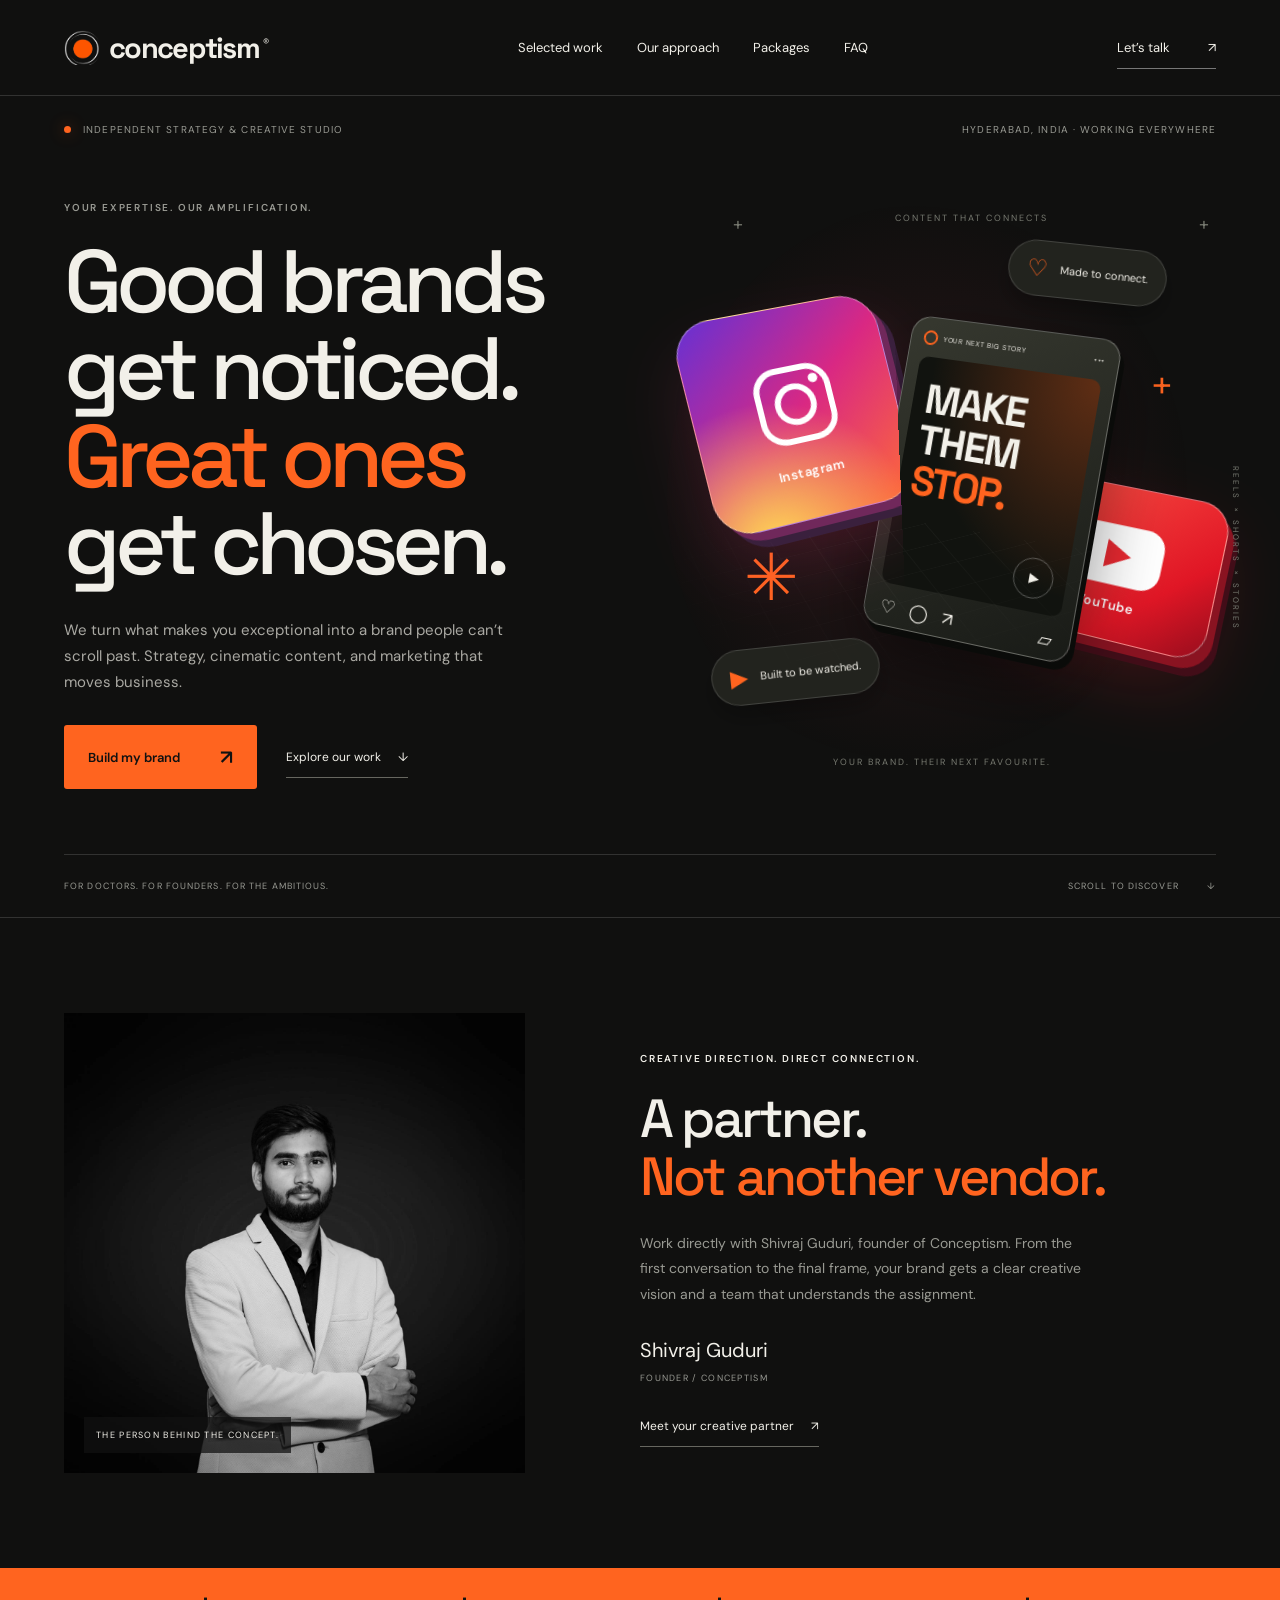
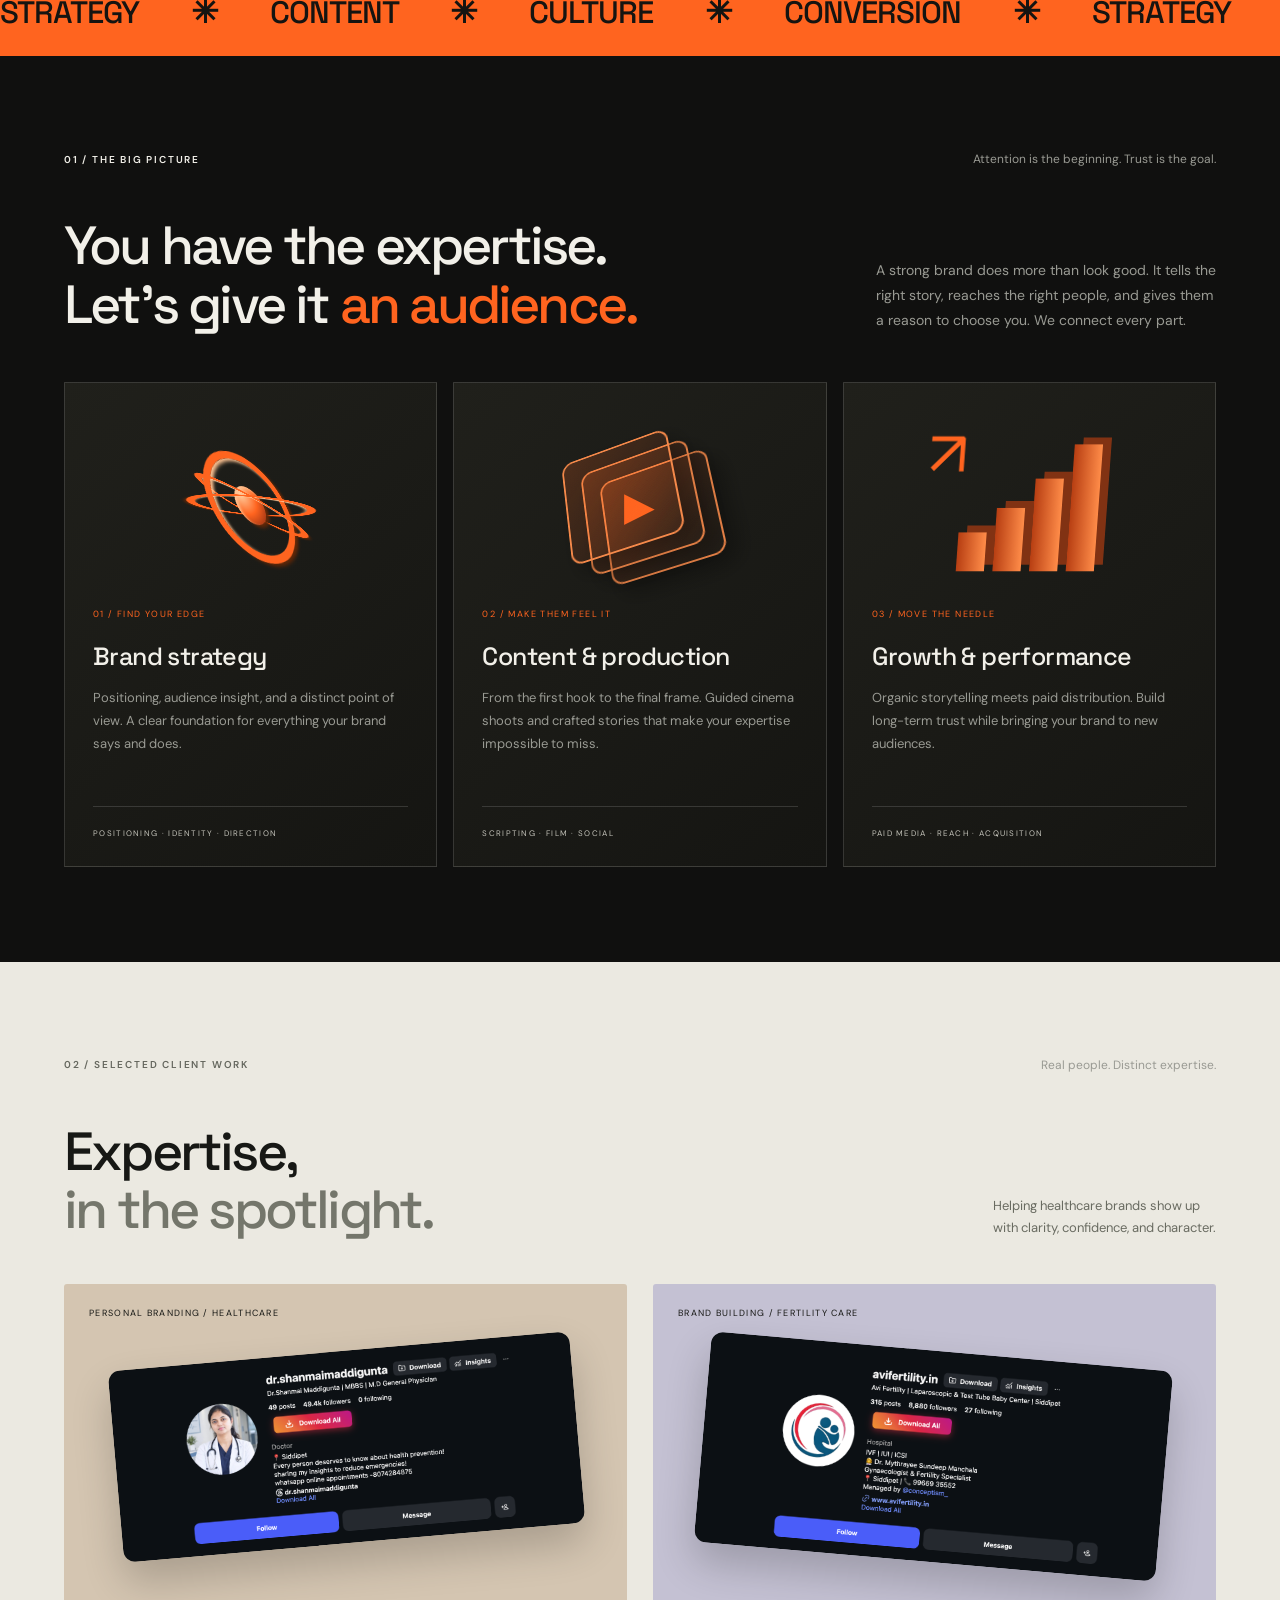
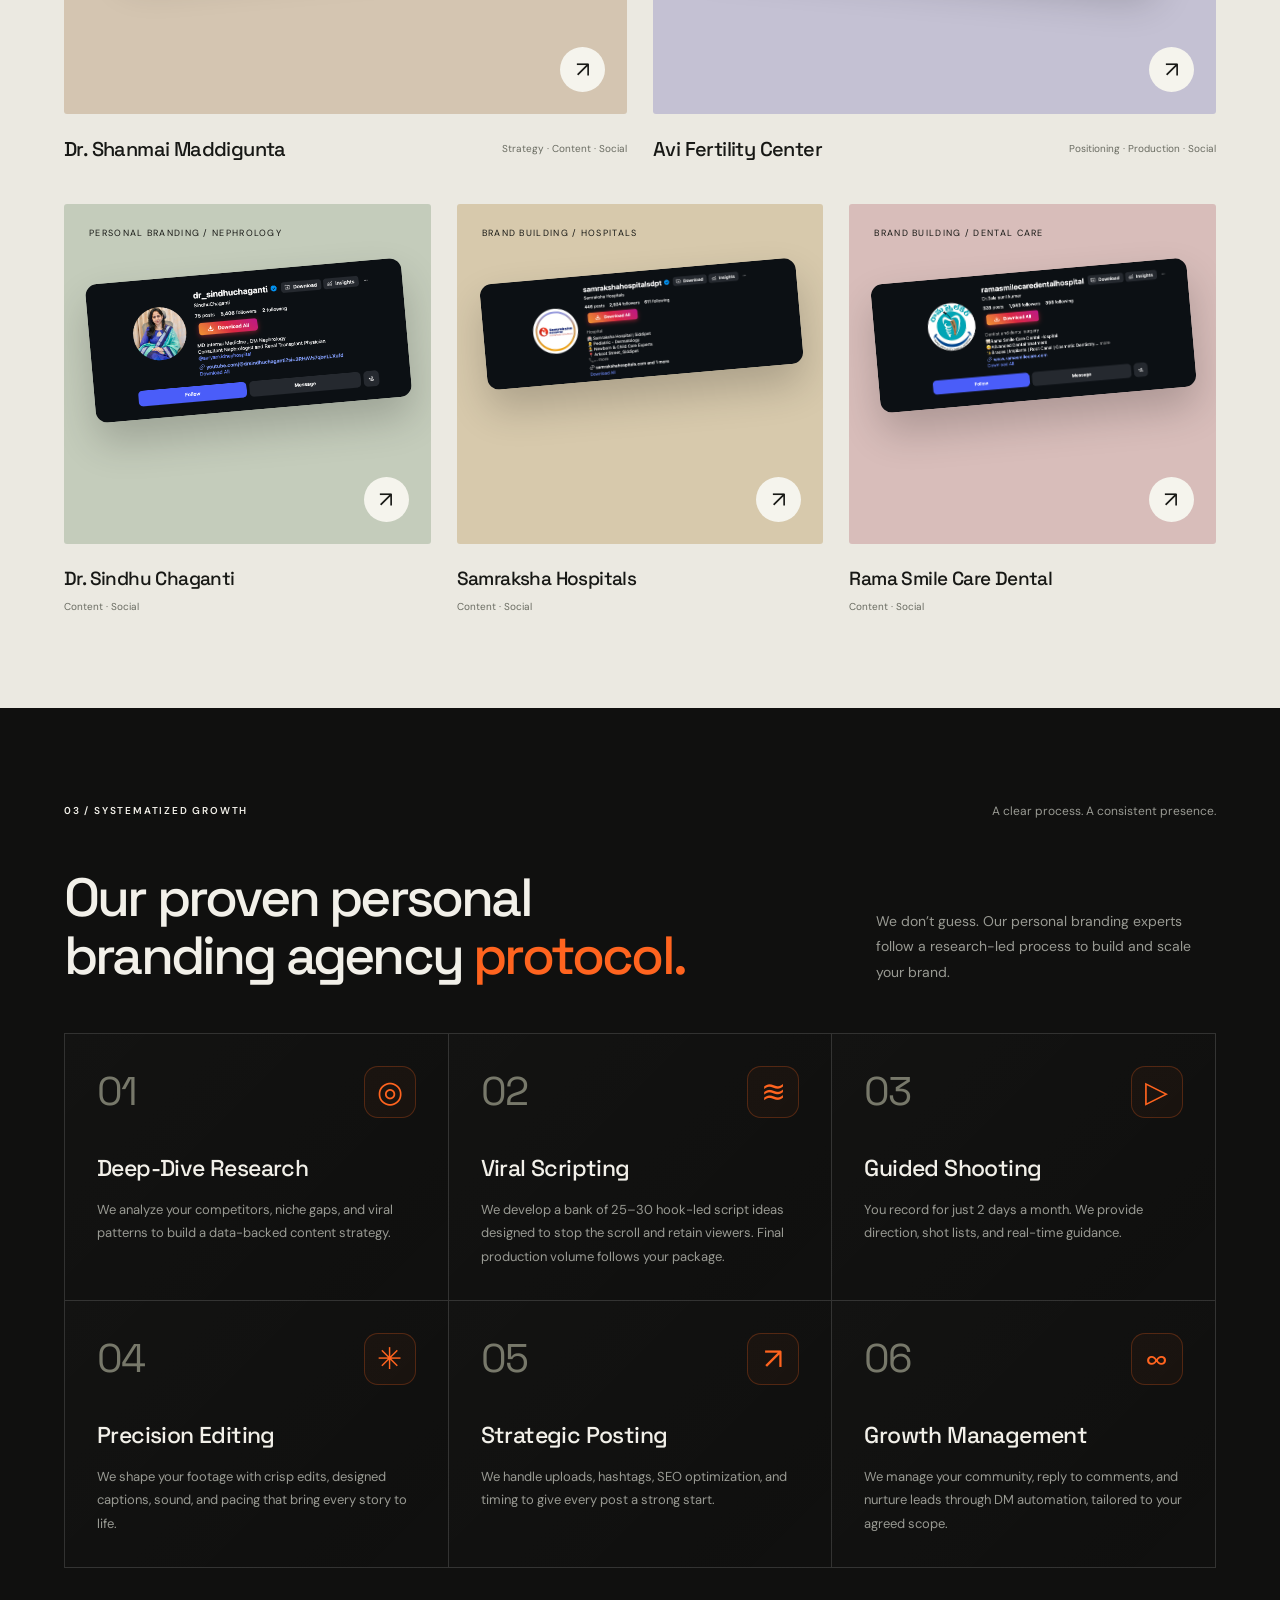
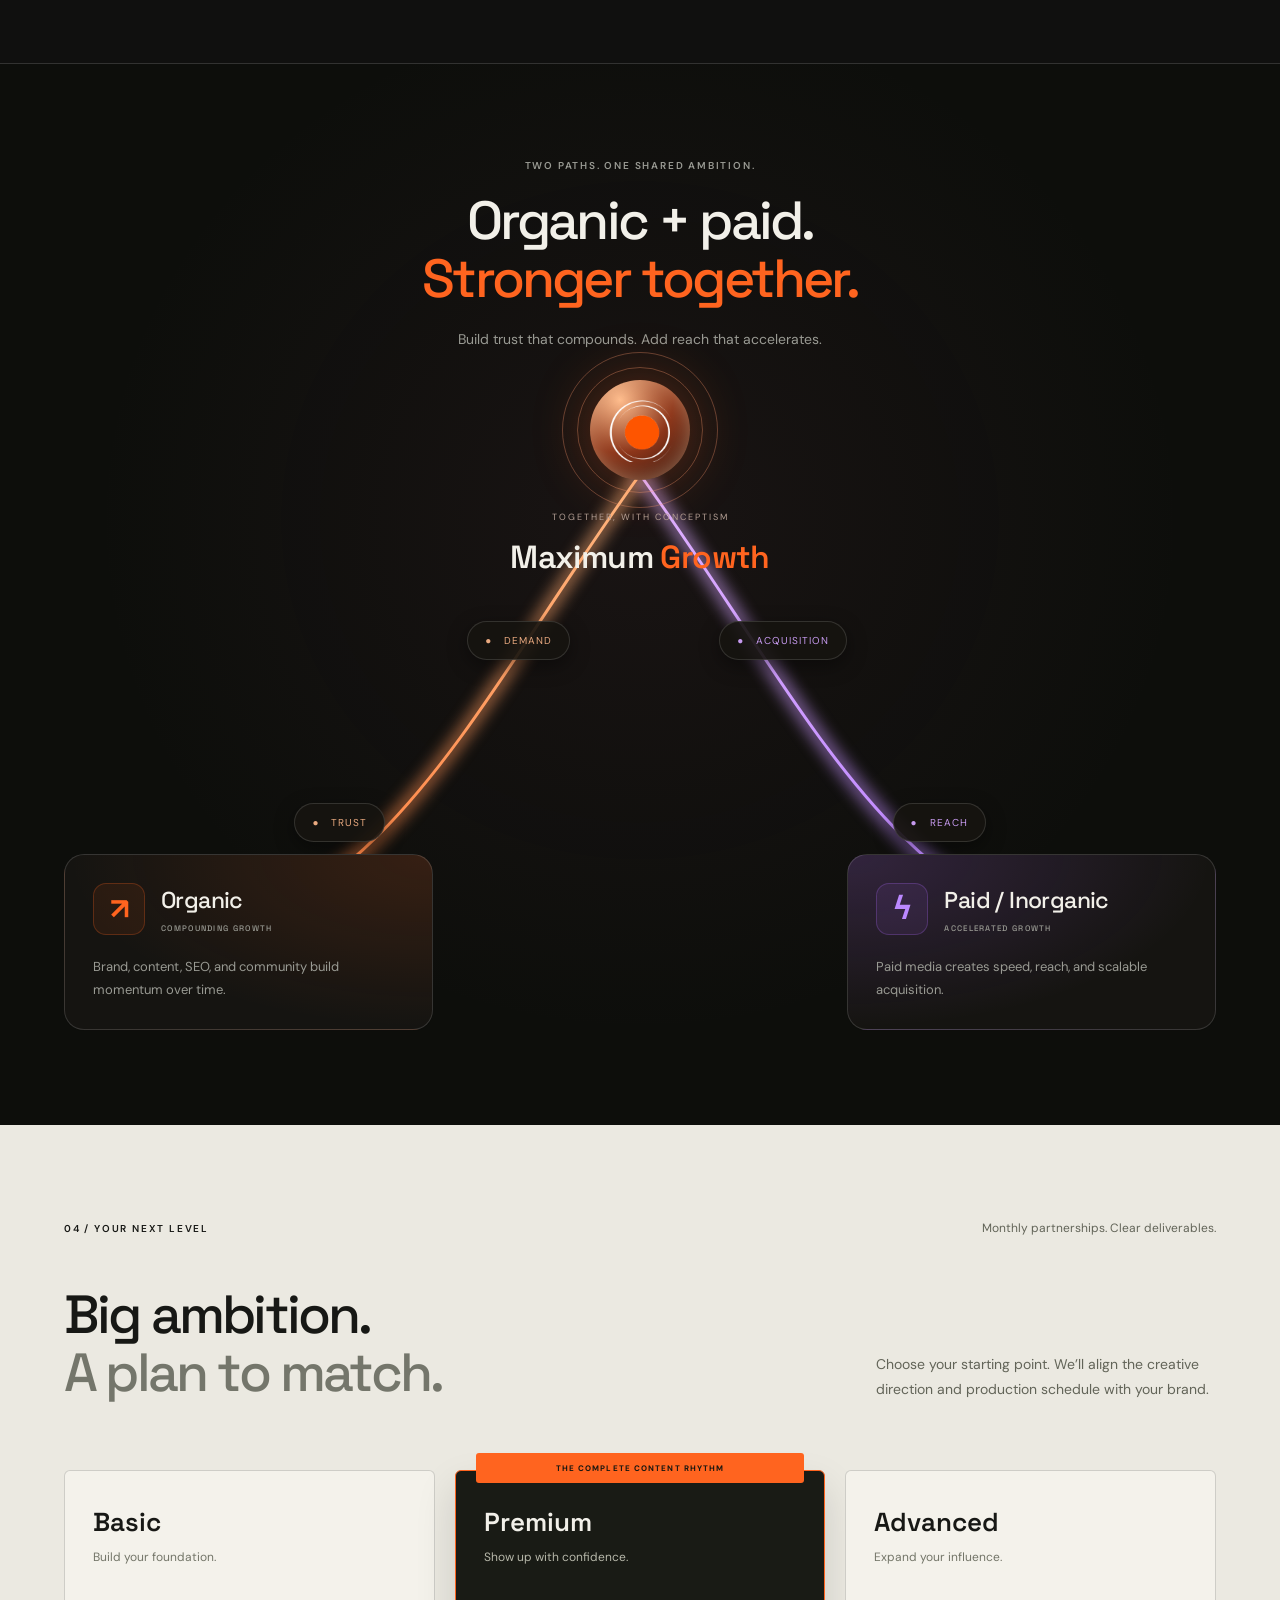
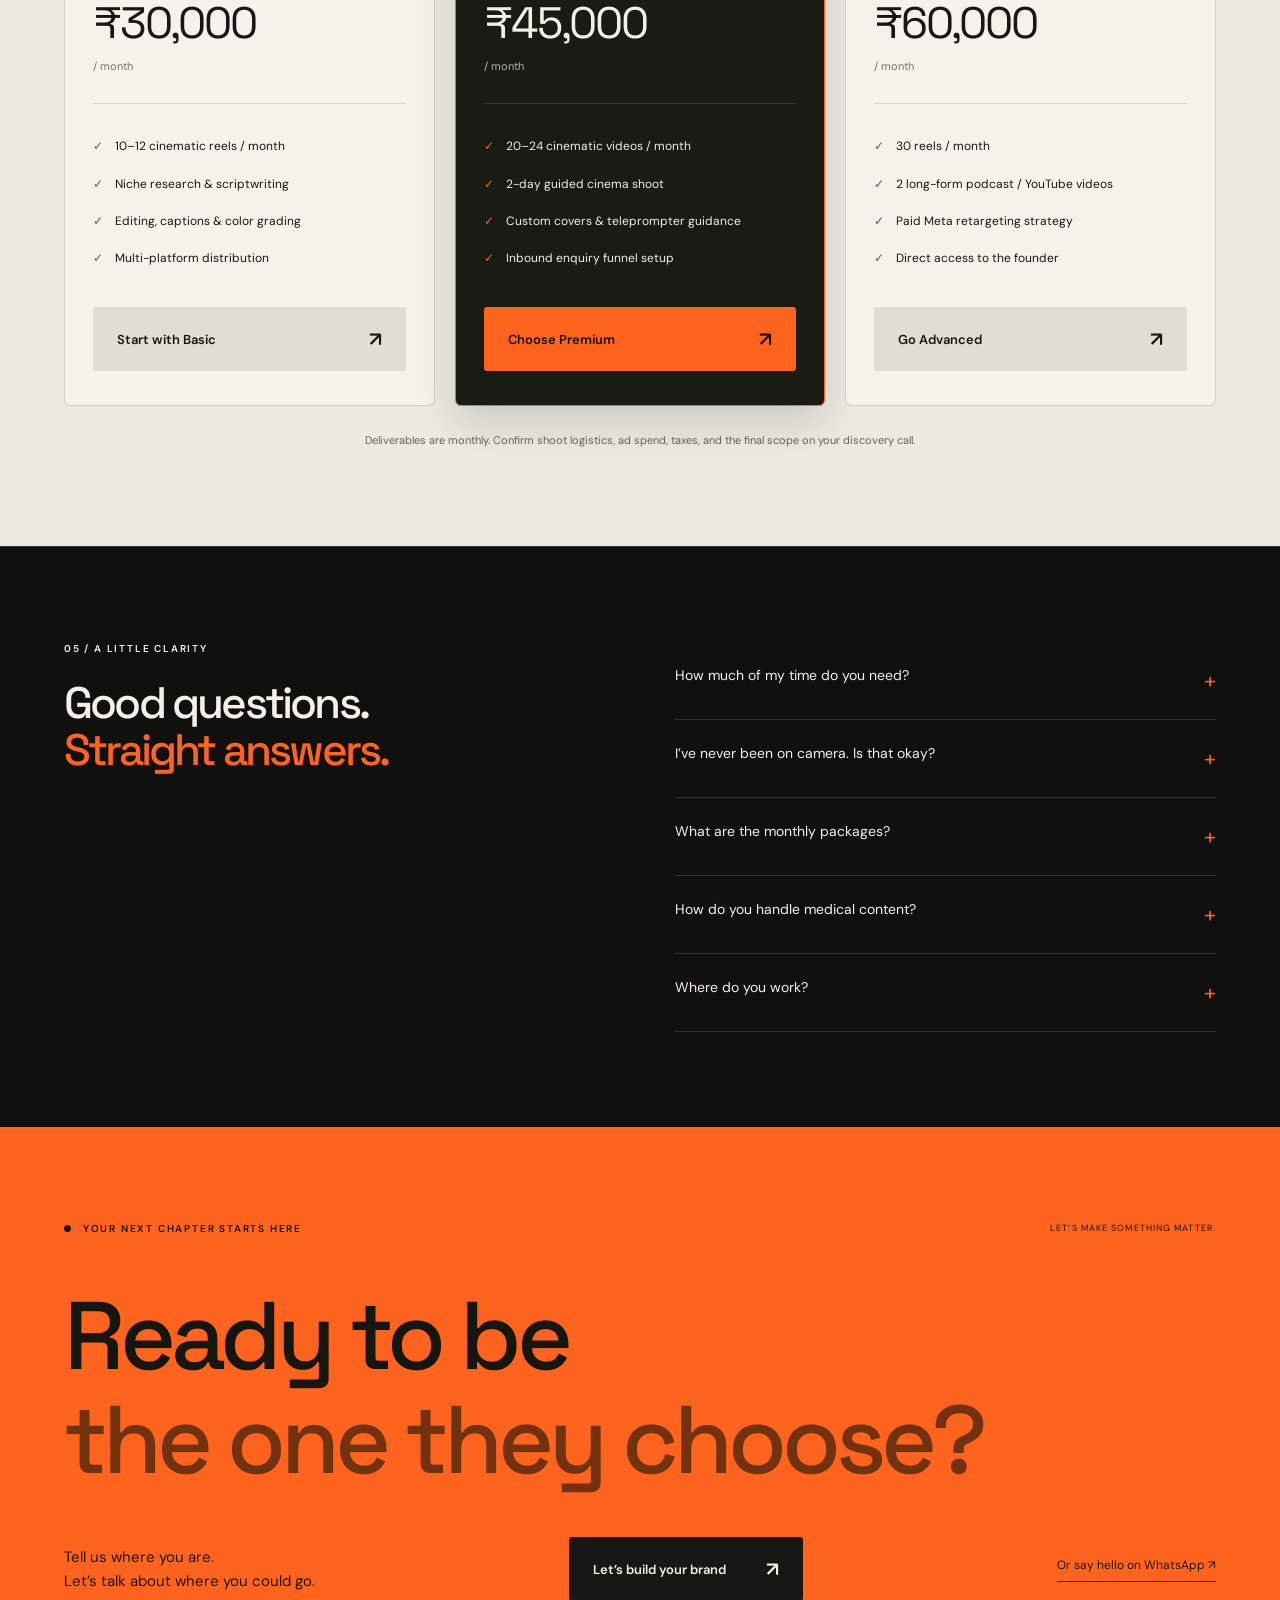
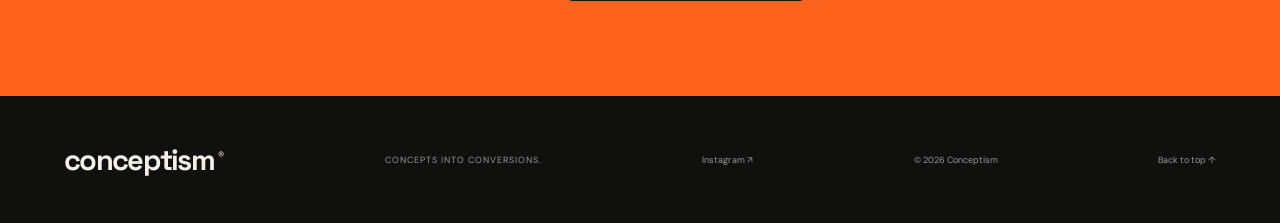
<file: index.html>
<!doctype html>
<html lang="en"><head><meta charset="utf-8"><meta name="viewport" content="width=device-width,initial-scale=1"><meta name="theme-color" content="#10100f"><title>Conceptism — Built to be impossible to ignore.</title><meta name="description" content="Conceptism is a personal branding and digital marketing studio for doctors, founders and ambitious brands. Strategy, cinematic content and performance marketing."><link rel="icon" href="images/conceptism-icon-mark.png"><link rel="stylesheet" href="styles/conceptism.css"><script src="scripts/conceptism.js" defer></script></head>
<body><a class="skip" href="#main">Skip to content</a><div class="progress" aria-hidden="true"></div>
<header class="nav"><a class="brand" href="#home" aria-label="Conceptism home"><img src="images/conceptism-icon-mark.png" alt="">conceptism<span>®</span></a><nav aria-label="Main navigation" id="navigation"><a href="#work">Selected work</a><a href="#approach">Our approach</a><a href="#packages">Packages</a><a href="#faq">FAQ</a></nav><a class="nav-cta" href="#contact">Let’s talk <span>↗</span></a><button class="menu" aria-expanded="false" aria-controls="navigation" aria-label="Toggle menu">☰</button></header>
<main id="main"><section class="hero" id="home"><div class="hero-top"><span><i class="dot"></i> INDEPENDENT STRATEGY & CREATIVE STUDIO</span><span>HYDERABAD, INDIA · WORKING EVERYWHERE</span></div><div class="hero-layout"><div class="hero-copy"><p class="eyebrow">YOUR EXPERTISE. OUR AMPLIFICATION.</p><h1>Good brands<br>get noticed.<br><em>Great ones</em><br>get chosen.</h1><p class="intro">We turn what makes you exceptional into a brand people can’t scroll past. Strategy, cinematic content, and marketing that moves business.</p><div class="actions"><a class="button orange" href="#contact">Build my brand <span>↗</span></a><a class="text-link" href="#work">Explore our work <span>↓</span></a></div></div><div class="art social-art" role="img" aria-label="Floating three-dimensional Instagram and YouTube icons with social content cards"><div class="art-halo"></div><div class="art-label"><span class="cross">+</span> CONTENT THAT CONNECTS <span class="cross">+</span></div><div class="social-scene" aria-hidden="true"><div class="social-grid"></div><div class="social-tile instagram-tile"><svg viewBox="0 0 100 100"><rect x="20" y="20" width="60" height="60" rx="18"/><circle cx="50" cy="50" r="15"/><circle class="insta-dot" cx="69" cy="31" r="4"/></svg><span>Instagram</span></div><div class="social-tile youtube-tile"><svg viewBox="0 0 120 90"><rect x="10" y="13" width="100" height="64" rx="20"/><path d="M50 30 L50 60 L77 45Z"/></svg><span>YouTube</span></div><div class="social-reel"><div class="reel-top"><i></i> YOUR NEXT BIG STORY <span>•••</span></div><div class="reel-content"><span>MAKE<br>THEM<br><em>STOP.</em></span><b>▶</b></div><div class="reel-bottom">♡ &nbsp; ◯ &nbsp; ↗ <span>▱</span></div></div><div class="social-pill social-like">♡ <span>Made to connect.</span></div><div class="social-pill social-play">▶ <span>Built to be watched.</span></div><div class="social-spark spark-one">✳</div><div class="social-spark spark-two">+</div></div><span class="coordinate">REELS × SHORTS × STORIES</span><span class="art-index">YOUR BRAND. THEIR NEXT FAVOURITE.</span></div></div><div class="hero-bottom"><span>FOR DOCTORS. FOR FOUNDERS. FOR THE AMBITIOUS.</span><a href="#approach">SCROLL TO DISCOVER <span>↓</span></a></div></section>
<section class="section founder"><div class="founder-image"><img src="images/shivraj.webp" alt="Shivraj Guduri, founder of Conceptism" loading="lazy"><span>THE PERSON BEHIND THE CONCEPT.</span></div><div><p class="eyebrow">CREATIVE DIRECTION. DIRECT CONNECTION.</p><h2>A partner.<br><em>Not another vendor.</em></h2><p>Work directly with Shivraj Guduri, founder of Conceptism. From the first conversation to the final frame, your brand gets a clear creative vision and a team that understands the assignment.</p><div class="signature">Shivraj Guduri <span>FOUNDER / CONCEPTISM</span></div><a class="text-link" href="https://wa.me/919490323202" target="_blank" rel="noopener noreferrer">Meet your creative partner <span>↗</span></a></div></section>
<div class="ticker" aria-hidden="true"><div>STRATEGY <b>✳</b> CONTENT <b>✳</b> CULTURE <b>✳</b> CONVERSION <b>✳</b> STRATEGY <b>✳</b> CONTENT <b>✳</b> CULTURE <b>✳</b> CONVERSION <b>✳</b></div></div>
<section class="section approach" id="approach"><div class="section-top"><p class="eyebrow">01 / THE BIG PICTURE</p><span class="small">Attention is the beginning. Trust is the goal.</span></div><div class="statement"><h2>You have the expertise.<br>Let’s give it <em>an audience.</em></h2><p>A strong brand does more than look good. It tells the right story, reaches the right people, and gives them a reason to choose you. We connect every part.</p></div><div class="services"><article class="service tilt"><div class="service-art rings" aria-hidden="true"><i></i><i></i><i></i><i></i></div><span class="service-number">01 / FIND YOUR EDGE</span><h3>Brand strategy</h3><p>Positioning, audience insight, and a distinct point of view. A clear foundation for everything your brand says and does.</p><span class="service-foot">POSITIONING · IDENTITY · DIRECTION</span></article><article class="service tilt"><div class="service-art frames" aria-hidden="true"><i></i><i></i><i></i><span>▶</span></div><span class="service-number">02 / MAKE THEM FEEL IT</span><h3>Content & production</h3><p>From the first hook to the final frame. Guided cinema shoots and crafted stories that make your expertise impossible to miss.</p><span class="service-foot">SCRIPTING · FILM · SOCIAL</span></article><article class="service tilt"><div class="service-art steps" aria-hidden="true"><i></i><i></i><i></i><i></i><span>↗</span></div><span class="service-number">03 / MOVE THE NEEDLE</span><h3>Growth & performance</h3><p>Organic storytelling meets paid distribution. Build long-term trust while bringing your brand to new audiences.</p><span class="service-foot">PAID MEDIA · REACH · ACQUISITION</span></article></div></section>
<section class="section work" id="work"><div class="section-top"><p class="eyebrow">02 / SELECTED CLIENT WORK</p><span class="small">Real people. Distinct expertise.</span></div><div class="work-heading"><h2>Expertise,<br><em>in the spotlight.</em></h2><p>Helping healthcare brands show up<br>with clarity, confidence, and character.</p></div><div class="work-grid"><a class="project" href="https://www.instagram.com/dr.shanmaimaddigunta/" target="_blank" rel="noopener noreferrer"><div class="project-image peach"><span class="project-category">PERSONAL BRANDING / HEALTHCARE</span><img src="images/conceptism-client-shanmai.png" alt="Dr. Shanmai Maddigunta Instagram profile and content" loading="lazy"><span class="project-arrow">↗</span></div><div class="project-caption"><h3>Dr. Shanmai Maddigunta</h3><span>Strategy · Content · Social</span></div></a><a class="project" href="https://www.instagram.com/avifertility.in/" target="_blank" rel="noopener noreferrer"><div class="project-image lavender"><span class="project-category">BRAND BUILDING / FERTILITY CARE</span><img src="images/conceptism-client-avi.png" alt="Avi Fertility and Laparoscopy Center Instagram profile" loading="lazy"><span class="project-arrow">↗</span></div><div class="project-caption"><h3>Avi Fertility Center</h3><span>Positioning · Production · Social</span></div></a></div><div class="work-grid additional-clients"><a class="project" href="https://www.instagram.com/dr_sindhuchaganti/" target="_blank" rel="noopener noreferrer"><div class="project-image sage"><span class="project-category">PERSONAL BRANDING / NEPHROLOGY</span><img src="images/conceptism-client-sindhu.png" alt="Dr. Sindhu Chaganti Instagram profile and content" loading="lazy"><span class="project-arrow">↗</span></div><div class="project-caption"><h3>Dr. Sindhu Chaganti</h3><span>Content · Social</span></div></a><a class="project" href="https://www.instagram.com/samrakshahospitalsdpt/" target="_blank" rel="noopener noreferrer"><div class="project-image sand"><span class="project-category">BRAND BUILDING / HOSPITALS</span><img src="images/conceptism-client-samraksha.png" alt="Samraksha Hospitals Instagram profile and content" loading="lazy"><span class="project-arrow">↗</span></div><div class="project-caption"><h3>Samraksha Hospitals</h3><span>Content · Social</span></div></a><a class="project" href="https://www.instagram.com/ramasmilecaredentalhospital/" target="_blank" rel="noopener noreferrer"><div class="project-image rose"><span class="project-category">BRAND BUILDING / DENTAL CARE</span><img src="images/conceptism-client-rama.png" alt="Rama Smile Care Dental Instagram profile and content" loading="lazy"><span class="project-arrow">↗</span></div><div class="project-caption"><h3>Rama Smile Care Dental</h3><span>Content · Social</span></div></a></div></section>
<section class="section protocol" id="process"><div class="section-top"><p class="eyebrow">03 / SYSTEMATIZED GROWTH</p><span class="small">A clear process. A consistent presence.</span></div><div class="protocol-heading"><h2>Our proven personal<br>branding agency <em>protocol.</em></h2><p>We don’t guess. Our personal branding experts follow a research-led process to build and scale your brand.</p></div><div class="protocol-grid"><article class="protocol-step"><div class="step-top"><span>01</span><b aria-hidden="true">◎</b></div><h3>Deep-Dive Research</h3><p>We analyze your competitors, niche gaps, and viral patterns to build a data-backed content strategy.</p></article><article class="protocol-step"><div class="step-top"><span>02</span><b aria-hidden="true">≋</b></div><h3>Viral Scripting</h3><p>We develop a bank of 25–30 hook-led script ideas designed to stop the scroll and retain viewers. Final production volume follows your package.</p></article><article class="protocol-step"><div class="step-top"><span>03</span><b aria-hidden="true">▷</b></div><h3>Guided Shooting</h3><p>You record for just 2 days a month. We provide direction, shot lists, and real-time guidance.</p></article><article class="protocol-step"><div class="step-top"><span>04</span><b aria-hidden="true">✳</b></div><h3>Precision Editing</h3><p>We shape your footage with crisp edits, designed captions, sound, and pacing that bring every story to life.</p></article><article class="protocol-step"><div class="step-top"><span>05</span><b aria-hidden="true">↗</b></div><h3>Strategic Posting</h3><p>We handle uploads, hashtags, SEO optimization, and timing to give every post a strong start.</p></article><article class="protocol-step"><div class="step-top"><span>06</span><b aria-hidden="true">∞</b></div><h3>Growth Management</h3><p>We manage your community, reply to comments, and nurture leads through DM automation, tailored to your agreed scope.</p></article></div></section><section class="section growth" id="growth"><div class="growth-heading"><p class="eyebrow">TWO PATHS. ONE SHARED AMBITION.</p><h2>Organic + paid.<br><em>Stronger together.</em></h2><p>Build trust that compounds. Add reach that accelerates.</p></div><div class="growth-map" role="img" aria-label="Organic growth builds trust and demand; paid growth builds reach and acquisition. Both paths converge at the Conceptism logo for maximum growth."><svg class="growth-lines" viewBox="0 0 1200 620" preserveAspectRatio="none" aria-hidden="true"><defs><linearGradient id="organic-gradient"><stop stop-color="#ff641f"/><stop offset="1" stop-color="#ffb780"/></linearGradient><linearGradient id="paid-gradient"><stop stop-color="#e0b2ff"/><stop offset="1" stop-color="#a66aff"/></linearGradient><filter id="path-glow"><feGaussianBlur stdDeviation="7"/></filter></defs><path class="path-glow organic-path" d="M100 545 C340 505 420 320 600 90"/><path class="path-glow paid-path" d="M1100 545 C860 505 780 320 600 90"/><path class="growth-path organic-path" d="M100 545 C340 505 420 320 600 90"/><path class="growth-path paid-path" d="M1100 545 C860 505 780 320 600 90"/><path class="growth-flow organic-path" pathLength="100" d="M100 545 C340 505 420 320 600 90"/><path class="growth-flow paid-path" pathLength="100" d="M1100 545 C860 505 780 320 600 90"/></svg><div class="growth-summit"><div class="summit-logo"><img src="images/conceptism-icon-mark.png" alt=""><i></i><i></i></div><span>TOGETHER, WITH CONCEPTISM</span><h3>Maximum <em>Growth</em></h3></div><span class="map-label label-trust">● &nbsp; TRUST</span><span class="map-label label-demand">● &nbsp; DEMAND</span><span class="map-label label-reach">● &nbsp; REACH</span><span class="map-label label-acquisition">● &nbsp; ACQUISITION</span><div class="growth-base organic-base"><div><b aria-hidden="true">↗</b><h3>Organic<span>COMPOUNDING GROWTH</span></h3></div><p>Brand, content, SEO, and community build momentum over time.</p></div><div class="growth-base paid-base"><div><b aria-hidden="true">ϟ</b><h3>Paid / Inorganic<span>ACCELERATED GROWTH</span></h3></div><p>Paid media creates speed, reach, and scalable acquisition.</p></div></div></section><section class="section pricing" id="packages"><div class="section-top"><p class="eyebrow">04 / YOUR NEXT LEVEL</p><span class="small">Monthly partnerships. Clear deliverables.</span></div><div class="protocol-heading"><h2>Big ambition.<br><em>A plan to match.</em></h2><p>Choose your starting point. We’ll align the creative direction and production schedule with your brand.</p></div><div class="pricing-grid"><article class="price-card "><p class="plan-name">Basic</p><p class="plan-desc">Build your foundation.</p><div class="plan-price">₹30,000<span>/ month</span></div><ul><li>10–12 cinematic reels / month</li><li>Niche research & scriptwriting</li><li>Editing, captions & color grading</li><li>Multi-platform distribution</li></ul><button class="button light" data-open data-plan="Basic — ₹30,000/month">Start with Basic<span>↗</span></button></article><article class="price-card featured-plan"><span class="plan-ribbon">THE COMPLETE CONTENT RHYTHM</span><p class="plan-name">Premium</p><p class="plan-desc">Show up with confidence.</p><div class="plan-price">₹45,000<span>/ month</span></div><ul><li>20–24 cinematic videos / month</li><li>2-day guided cinema shoot</li><li>Custom covers & teleprompter guidance</li><li>Inbound enquiry funnel setup</li></ul><button class="button orange" data-open data-plan="Premium — ₹45,000/month">Choose Premium<span>↗</span></button></article><article class="price-card "><p class="plan-name">Advanced</p><p class="plan-desc">Expand your influence.</p><div class="plan-price">₹60,000<span>/ month</span></div><ul><li>30 reels / month</li><li>2 long-form podcast / YouTube videos</li><li>Paid Meta retargeting strategy</li><li>Direct access to the founder</li></ul><button class="button light" data-open data-plan="Advanced — ₹60,000/month">Go Advanced<span>↗</span></button></article></div><p class="pricing-note">Deliverables are monthly. Confirm shoot logistics, ad spend, taxes, and the final scope on your discovery call.</p></section>

<section class="section faq" id="faq"><div><p class="eyebrow">05 / A LITTLE CLARITY</p><h2>Good questions.<br><em>Straight answers.</em></h2></div><div class="faq-list"><details><summary>How much of my time do you need?<span>+</span></summary><p>Our production model is built around two dedicated days per month. We prepare the research and scripts, guide you on camera, and handle editing and publishing.</p></details><details><summary>I’ve never been on camera. Is that okay?<span>+</span></summary><p>Absolutely. You get on-camera direction, prompting, and time to find your rhythm. You bring your expertise; we help you communicate it naturally.</p></details><details><summary>What are the monthly packages?<span>+</span></summary><p>Basic is ₹30,000/month for 10–12 reels. Premium is ₹45,000/month with a two-day shoot and 20–24 videos. Advanced is ₹60,000/month with 30 reels, long-form content, and paid retargeting. We’ll confirm scope and fit on your discovery call.</p></details><details><summary>How do you handle medical content?<span>+</span></summary><p>We develop content around your expertise and send scripts and videos for your review. Nothing is filmed or published without your approval.</p></details><details><summary>Where do you work?<span>+</span></summary><p>We’re based in Hyderabad, with on-site shoots across Telangana, Andhra Pradesh, and major cities in India. Contact us to discuss your location and production needs.</p></details></div></section>
<section class="contact section" id="contact"><div class="section-top"><p class="eyebrow"><i class="dot"></i> YOUR NEXT CHAPTER STARTS HERE</p><span>LET’S MAKE SOMETHING MATTER.</span></div><h2>Ready to be<br><em>the one they choose?</em></h2><div class="contact-bottom"><p>Tell us where you are.<br>Let’s talk about where you could go.</p><button class="button dark" data-open>Let’s build your brand <span>↗</span></button><a href="https://wa.me/919490323202" target="_blank" rel="noopener noreferrer">Or say hello on WhatsApp ↗</a></div></section></main>
<footer><a class="brand" href="#home">conceptism<span>®</span></a><span>CONCEPTS INTO CONVERSIONS.</span><a href="https://www.instagram.com/conceptism_/" target="_blank" rel="noopener noreferrer">Instagram ↗</a><span>© <span id="year">2026</span> Conceptism</span><a href="#home">Back to top ↑</a></footer>
<dialog id="enquiry"><button class="close" aria-label="Close enquiry">×</button><p class="eyebrow">LET’S GET TO KNOW YOUR BRAND</p><h2>Your next<br><em>big move.</em></h2><p>Share a few details and continue the conversation on WhatsApp.</p><form id="enquiry-form"><label>Your name<input name="name" autocomplete="name" required maxlength="100" placeholder="What should we call you?"></label><label>Brand or business<input name="business" required maxlength="150" placeholder="Your business name"></label><label>What are you looking for?<select name="service"><option>Personal branding</option><option>Basic — ₹30,000/month</option><option>Premium — ₹45,000/month</option><option>Advanced — ₹60,000/month</option><option>Content & production</option><option>Growth & performance</option><option>A complete brand partnership</option></select></label><button class="button orange" type="submit">Continue on WhatsApp <span>↗</span></button><small>You’ll review and send your message in WhatsApp.</small></form></dialog></body></html>
</file>
<file: styles/conceptism.css>
@import url('https://fonts.googleapis.com/css2?family=DM+Sans:wght@400;500;600;700&family=Space+Grotesk:wght@400;500;600;700&display=swap');
:root{--bg:#10100f;--ink:#f2f0e9;--muted:#999a93;--orange:#ff641f;--line:#ffffff24}*{box-sizing:border-box}html{scroll-behavior:smooth;scroll-padding-top:100px}body{margin:0;background:var(--bg);color:var(--ink);font-family:'DM Sans',sans-serif}a{color:inherit;text-decoration:none}button,input,select{font:inherit}button,a,summary{-webkit-tap-highlight-color:transparent}button{cursor:pointer}::selection{background:var(--orange);color:#111}h1,h2,h3,p{margin:0}h1,h2,h3,.brand{font-family:'Space Grotesk',sans-serif}em{font-style:normal;color:var(--orange)}.nav{height:96px;padding:0 5%;display:flex;align-items:center;justify-content:space-between;border-bottom:1px solid var(--line);position:relative;z-index:10;background:var(--bg)}.brand{display:flex;align-items:center;font-size:29px;font-weight:700;letter-spacing:-1.7px}.brand img{width:36px;height:40px;object-fit:contain;margin-right:9px}.brand span{font-size:12px;align-self:flex-start;margin:7px 0 0 4px;letter-spacing:0}.nav nav{display:flex;gap:34px;font-size:13px}.nav a:hover{color:var(--orange)}.nav-cta{font-size:13px;border-bottom:1px solid #777;padding:12px 0}.nav-cta span{margin-left:35px}.menu{display:none}.hero{padding:27px 5% 0;overflow:hidden}.hero-top,.hero-bottom,.section-top{display:flex;justify-content:space-between;align-items:center;font-size:10px;letter-spacing:1.1px}.hero-top{color:var(--muted)}.dot{display:inline-block;width:7px;height:7px;background:var(--orange);border-radius:50%;margin-right:8px;box-shadow:0 0 16px #ff641f70}.hero-layout{display:grid;grid-template-columns:1.1fr 1fr;align-items:center;min-height:690px}.hero-copy{padding:65px 0;z-index:2}.eyebrow{font-size:10px;letter-spacing:1.8px;font-weight:600}.hero-copy .eyebrow{margin-bottom:24px;color:var(--muted)}h1{font-size:clamp(60px,6.9vw,110px);line-height:.99;font-weight:500;letter-spacing:-6px}.intro{max-width:440px;font-size:15px;line-height:1.75;color:#aaa9a3;margin-top:29px}.actions{display:flex;align-items:center;gap:29px;margin-top:30px}.button{display:inline-flex;align-items:center;justify-content:space-between;gap:40px;padding:19px 24px;border:0;border-radius:3px;font-size:13px;font-weight:600;transition:transform .25s,box-shadow .25s}.button:hover{transform:translateY(-4px);box-shadow:0 10px 35px #ff641f22}.button span{font-size:20px}.orange{background:var(--orange);color:#111}.text-link{font-size:12px;border-bottom:1px solid #676760;padding:12px 0}.text-link span{margin-left:14px}.art{height:590px;position:relative;min-width:0;perspective:1000px}.art canvas{width:115%;height:110%;position:absolute;left:-8%;top:-3%}.art-halo{position:absolute;inset:10%;border-radius:50%;background:radial-gradient(ellipse,#ff5b1319,transparent 68%)}.art-label{position:absolute;top:12px;left:12%;right:1%;display:flex;justify-content:space-between;font-size:9px;letter-spacing:2px;color:#777970}.cross{font-size:18px}.coordinate{position:absolute;right:-25px;top:45%;writing-mode:vertical-rl;font-size:8px;letter-spacing:2px;color:#777970}.float-tag{position:absolute;background:#22221edb;border:1px solid #ffffff24;padding:15px 19px;backdrop-filter:blur(15px);font-size:12px;box-shadow:0 18px 40px #0005;animation:float 6s ease-in-out infinite}.tag-one{top:23%;right:0;transform:rotate(6deg)}.tag-two{bottom:18%;left:0;transform:rotate(-6deg);animation-delay:-3s}.tag-two span{color:var(--orange);margin-left:25px}.art-index{position:absolute;bottom:28px;right:25%;font-size:9px;letter-spacing:2px;color:#777970}.hero-bottom{padding:25px 0;border-top:1px solid var(--line);font-size:9px;color:var(--muted)}.hero-bottom a span{margin-left:25px}.ticker{overflow:hidden;background:var(--orange);color:#151411;padding:23px 0}.ticker div{width:max-content;font-family:'Space Grotesk',sans-serif;font-size:31px;font-weight:500;letter-spacing:-1px;animation:marquee 32s linear infinite}.ticker b{margin:0 45px;font-size:33px}.section{padding:95px 5%}.section-top{margin-bottom:50px}.small{font-size:12px;color:var(--muted);letter-spacing:0}h2{font-size:clamp(34px,4.2vw,66px);line-height:1.08;letter-spacing:-2.8px;font-weight:500}.statement{display:flex;justify-content:space-between;align-items:end;gap:50px;margin-bottom:48px}.statement>p{max-width:340px;font-size:14px;line-height:1.8;color:var(--muted)}.services{display:grid;grid-template-columns:repeat(3,1fr);gap:16px}.service{border:1px solid var(--line);padding:28px;background:linear-gradient(140deg,#20201b,#151512);transition:transform .25s,border-color .3s;transform-style:preserve-3d}.service:hover{border-color:#ff641f88}.service-art{height:190px;position:relative;display:flex;align-items:center;justify-content:center;perspective:800px;transform-style:preserve-3d}.service-number{font-size:9px;letter-spacing:1.4px;color:var(--orange)}h3{font-weight:500;letter-spacing:-.6px;font-size:25px}.service h3{margin:18px 0 14px}.service p{font-size:13px;line-height:1.8;color:var(--muted);min-height:95px}.service-foot{display:block;border-top:1px solid var(--line);padding-top:21px;margin-top:25px;font-size:8px;letter-spacing:1.3px;color:#c3c2b9}.rings i{position:absolute;width:130px;height:130px;border:9px solid var(--orange);border-radius:50%;transform:rotateY(55deg) rotateX(30deg);box-shadow:inset 3px 3px 4px #ffc493,4px 3px 4px #622706;animation:orbit 12s linear infinite}.rings i:nth-child(2){transform:rotateY(105deg) rotateX(60deg);animation-delay:-3s}.rings i:nth-child(3){transform:rotateY(150deg) rotateX(80deg);animation-delay:-6s}.rings i:nth-child(4){width:45px;height:45px;border:0;background:radial-gradient(circle at 30% 20%,#ffd2a4,var(--orange),#79210e);animation:none}.frames i{position:absolute;width:120px;height:120px;border:2px solid #f5894a;border-radius:13px;transform:rotateY(-25deg) rotateX(25deg) rotateZ(-20deg);background:linear-gradient(135deg,#ff641f35,#ff641f05);box-shadow:10px 12px 25px #0005}.frames i:nth-child(2){translate:-20px -10px}.frames i:nth-child(3){translate:20px 10px}.frames span{color:var(--orange);font-size:40px;z-index:1}.steps{gap:9px;align-items:flex-end;padding-bottom:28px;transform:rotateY(-20deg) rotateX(12deg)}.steps i{width:30px;height:40px;background:linear-gradient(90deg,#b73e12,#ff8c49);box-shadow:9px -7px 0 #813213}.steps i:nth-child(2){height:65px}.steps i:nth-child(3){height:95px}.steps i:nth-child(4){height:130px}.steps span{position:absolute;font-size:65px;top:0;left:15%;color:var(--orange)}.work{background:#ebe9e1;color:#171815}.work em{color:#74766b}.work .eyebrow{color:#65675e}.work-heading{display:flex;justify-content:space-between;align-items:end;margin-bottom:45px}.work-heading p{font-size:13px;line-height:1.7;color:#696b61}.work-grid{display:grid;grid-template-columns:1fr 1fr;gap:26px}.project-image{height:430px;overflow:hidden;position:relative;padding:55px 50px 0;border-radius:3px}.peach{background:#d4c5b1}.lavender{background:#c4c1d3}.project-category{position:absolute;top:23px;left:25px;font-size:9px;letter-spacing:1.3px}.project-image img{width:100%;display:block;border-radius:12px;box-shadow:0 20px 40px #0003;transform:rotate(-5deg) translateY(12px);transition:transform .6s}.lavender img{transform:rotate(5deg) translateY(12px)}.project:hover img{transform:rotate(0) translateY(-5px)}.project-arrow{position:absolute;bottom:22px;right:22px;border-radius:50%;background:#f5f4ed;width:45px;height:45px;display:grid;place-items:center;font-size:22px}.project-caption{display:flex;justify-content:space-between;align-items:center;margin-top:22px;gap:15px}.project-caption h3{font-size:20px}.project-caption span{font-size:10px;color:#696b61}.client-line{display:flex;justify-content:space-between;gap:20px;align-items:center;margin-top:52px;border-top:1px solid #0002;padding-top:30px}.client-line span{font-size:8px;letter-spacing:1.3px}.client-line b{font-size:14px;font-weight:500;color:#626458}.process{display:grid;grid-template-columns:1fr 1fr;gap:10%;border-bottom:1px solid var(--line)}.process .eyebrow{margin-bottom:30px}.process-intro{max-width:350px;color:var(--muted);font-size:14px;line-height:1.8;margin:25px 0}.light{background:var(--ink);color:#161713}.process-list article{display:flex;gap:24px;padding:30px 0;border-bottom:1px solid var(--line)}.process-list article:first-child{padding-top:0}.process-list article>span{font-size:12px;color:var(--orange);padding-top:3px}.process-list small{font-size:9px;color:var(--muted);letter-spacing:1.4px}.process-list h3{margin:12px 0}.process-list p{font-size:14px;color:var(--muted);line-height:1.7}.founder{display:grid;grid-template-columns:.8fr 1fr;gap:10%;align-items:center}.founder-image{height:460px;background:#272721;position:relative;overflow:hidden}.founder-image img{height:100%;width:100%;object-fit:cover;object-position:center 20%;filter:grayscale(1)}.founder-image>span{position:absolute;bottom:20px;left:20px;background:#111b;padding:12px;font-size:9px;letter-spacing:1.3px}.founder .eyebrow{margin-bottom:25px}.founder p:not(.eyebrow){color:var(--muted);line-height:1.8;font-size:14px;margin-top:25px;max-width:450px}.signature{margin:30px 0;font-size:20px}.signature span{display:block;color:var(--muted);font-size:9px;letter-spacing:1.3px;margin-top:9px}.faq{display:grid;grid-template-columns:1fr 1fr;gap:6%;border-top:1px solid var(--line)}.faq .eyebrow{margin-bottom:25px}.faq h2{font-size:44px}details{border-bottom:1px solid var(--line)}summary{padding:24px 0;display:flex;justify-content:space-between;gap:20px;cursor:pointer;font-size:14px;list-style:none}summary::-webkit-details-marker{display:none}summary span{color:var(--orange);font-size:22px}details[open] summary span{transform:rotate(45deg)}details p{color:var(--muted);font-size:13px;line-height:1.8;padding-bottom:23px}.contact{background:var(--orange);color:#161611}.contact .dot{background:#171811}.contact .section-top{font-size:9px}.contact h2{font-size:clamp(50px,7.5vw,118px);letter-spacing:-5px}.contact em{color:#713210}.contact-bottom{display:flex;align-items:center;justify-content:space-between;margin-top:45px;gap:25px}.contact-bottom p{font-size:15px;line-height:1.6}.dark{background:#171813;color:var(--ink)}.contact-bottom>a{font-size:12px;border-bottom:1px solid #171811;padding-bottom:8px}footer{display:flex;justify-content:space-between;align-items:center;padding:45px 5%;gap:20px}footer>span,footer>a:not(.brand){font-size:9px;color:var(--muted)}footer>span:first-of-type{letter-spacing:1px}.progress{position:fixed;top:0;left:0;height:3px;background:var(--orange);z-index:30;width:0}.skip{position:fixed;left:12px;top:-100px;padding:12px;background:white;color:black;z-index:100}.skip:focus{top:12px}:focus-visible{outline:2px solid var(--orange);outline-offset:5px}dialog{background:#191a15;color:var(--ink);border:1px solid #55564a;border-radius:8px;padding:40px;max-width:480px;width:calc(100% - 32px)}dialog::backdrop{background:#000b;backdrop-filter:blur(8px)}dialog h2{margin:20px 0;font-size:48px}dialog>p:not(.eyebrow){font-size:13px;line-height:1.6;color:var(--muted)}.close{position:absolute;right:15px;top:10px;background:none;color:white;border:0;font-size:28px}form{margin-top:25px}label{display:block;font-size:12px;margin:18px 0}input,select{display:block;width:100%;background:#22231c;border:1px solid #55564a;color:white;padding:12px;margin-top:8px;border-radius:3px}form .button{width:100%;margin-top:10px}form small{display:block;font-size:10px;color:var(--muted);margin-top:15px}.reveal{animation:appear .7s both}@keyframes appear{from{opacity:.2;translate:0 25px}to{opacity:1;translate:0 0}}@keyframes float{50%{translate:0 -14px}}@keyframes marquee{to{transform:translateX(-50%)}}@keyframes orbit{to{rotate:y 360deg}}
@media(min-width:1600px){.hero,.section,.nav,footer{padding-left:max(5%,calc((100vw - 1440px)/2));padding-right:max(5%,calc((100vw - 1440px)/2))}}@media(max-width:1000px){h1{font-size:75px;letter-spacing:-4px}.hero-layout{min-height:610px}.art{height:460px}.hero-top>span:last-child{display:none}.service{padding:20px}.service-art{height:160px}.service p{min-height:125px}.project-image{height:350px;padding:55px 30px 0}.project-caption{display:block}.project-caption span{display:block;margin-top:8px}.contact-bottom{flex-wrap:wrap}.founder-image{height:380px}.faq h2{font-size:35px}footer>span:first-of-type{display:none}}@media(max-width:700px){.nav{height:76px;padding:0 6%}.brand{font-size:25px}.brand img{width:30px}.nav-cta{margin-left:auto;margin-right:22px}.nav-cta span{margin-left:12px}.menu{display:block;background:none;color:var(--ink);border:0;font-size:24px}.nav nav{display:none;position:absolute;top:76px;left:0;right:0;background:#1c1d17;padding:25px 6%;border-bottom:1px solid #555;flex-direction:column;gap:24px}.nav nav.open{display:flex}.hero{padding:23px 6% 0}.hero-top{font-size:8px}.hero-layout{grid-template-columns:1fr}.hero-copy{padding:48px 0 10px}h1{font-size:clamp(52px,12.5vw,84px);letter-spacing:-3px}.hero-copy .eyebrow{font-size:8px;margin-bottom:22px}.intro{font-size:14px;max-width:360px}.actions{gap:23px}.button{padding:16px 19px;gap:24px;font-size:12px}.art{height:385px;margin-top:25px}.art canvas{width:100%;left:0}.coordinate{right:0}.float-tag{font-size:10px;padding:12px}.tag-one{right:5%}.tag-two{left:5%}.hero-bottom{font-size:7px;gap:20px;line-height:1.7}.hero-bottom>a{white-space:nowrap}.hero-bottom a span{margin-left:5px}.ticker{padding:16px 0}.ticker div{font-size:24px}.ticker b{margin:0 25px}.section{padding:65px 6%}.section-top{margin-bottom:30px}.section-top .small{display:none}.eyebrow{font-size:8px}.statement,.work-heading{display:block}h2{font-size:39px;letter-spacing:-1.9px}.statement>p{margin-top:24px}.services{grid-template-columns:1fr}.service{padding:25px}.service-art{height:175px}.service p{min-height:0}.service-foot{margin-top:22px}.work-heading p{margin-top:22px}.work-grid{grid-template-columns:1fr;gap:35px}.project-image{height:375px;padding:55px 40px 0}.client-line{flex-wrap:wrap;justify-content:flex-start;gap:20px}.client-line span{width:100%}.client-line b{font-size:12px}.process,.founder,.faq{grid-template-columns:1fr;gap:42px}.process-list article:first-child{padding-top:12px}.founder-image{height:440px}.founder{gap:35px}.faq h2{font-size:39px}.contact .section-top>span{display:none}.contact h2{font-size:52px;letter-spacing:-2.5px}.contact-bottom{align-items:flex-start;flex-direction:column;gap:27px}footer{padding:35px 6%;flex-wrap:wrap}footer .brand{width:100%;margin-bottom:10px}footer>span,footer>a:not(.brand){font-size:9px}dialog{padding:30px}}@media(prefers-reduced-motion:reduce){html{scroll-behavior:auto}*,*::before,*::after{animation:none!important;transition:none!important}.project:hover img{transform:none}}
@media(max-width:380px){.nav-cta{font-size:11px;white-space:nowrap;margin-right:12px}.nav-cta span{margin-left:5px}.brand{font-size:21px}.brand img{width:26px;margin-right:5px}.menu{font-size:21px}.actions{gap:16px}.actions .button{gap:16px;white-space:nowrap;padding:16px}.actions .text-link{font-size:10px}.actions .text-link span{margin-left:5px}h1{font-size:48px}}
/* Social-first hero composition and complete client portfolio. */
.social-art{isolation:isolate}.social-art .art-halo{inset:0;background:radial-gradient(ellipse at 45% 48%,#ee39571c,transparent 65%)}.social-scene{position:absolute;inset:45px 0;transform-style:preserve-3d;transition:transform .45s ease}.social-grid{position:absolute;inset:15% 0 0;background-image:linear-gradient(#ffffff09 1px,transparent 1px),linear-gradient(90deg,#ffffff09 1px,transparent 1px);background-size:38px 38px;transform:rotateX(60deg) rotateZ(-25deg);mask-image:radial-gradient(ellipse,#000,transparent 70%)}.social-tile{position:absolute;display:grid;place-content:center;justify-items:center;border:1px solid #ffffff65;border-radius:38px;transform-style:preserve-3d;animation:socialFloat 7s ease-in-out infinite}.social-tile span{font-size:13px;font-weight:600;letter-spacing:.5px;color:white}.instagram-tile{width:205px;height:215px;left:5%;top:12%;background:radial-gradient(circle at 25% 110%,#ffdd55,transparent 52%),linear-gradient(140deg,#6531d4,#d92883 50%,#ff6c36);transform:rotateZ(-14deg) rotateY(16deg);box-shadow:7px 9px 0 #70285b,13px 17px 0 #3a203d,0 35px 65px #d5346f30;z-index:3}.instagram-tile svg{width:120px;fill:none;stroke:white;stroke-width:5}.instagram-tile .insta-dot{fill:white;stroke:none}.youtube-tile{width:205px;height:155px;right:0;top:48%;border-radius:30px;background:linear-gradient(140deg,#ff5748,#e01625 70%,#970d1d);transform:rotateZ(12deg) rotateY(-18deg);box-shadow:7px 9px 0 #8a1321,12px 16px 0 #420d18,0 30px 70px #f0182830;z-index:4;animation-delay:-3s}.youtube-tile svg{width:113px;fill:#fff}.youtube-tile svg path{fill:#e82830}.social-reel{position:absolute;width:215px;height:320px;left:39%;top:16%;border:1px solid #ffffff45;border-radius:20px;background:linear-gradient(150deg,#36382f,#191b17);padding:13px;transform:rotateZ(10deg) rotateY(-15deg);box-shadow:5px 7px 0 #0a0b09,0 30px 70px #0007;z-index:2}.reel-top{font-size:7px;letter-spacing:.7px;display:flex;align-items:center;gap:6px;padding-bottom:12px}.reel-top i{width:15px;height:15px;border:2px solid var(--orange);border-radius:50%}.reel-top>span{margin-left:auto}.reel-content{height:235px;border-radius:10px;background:radial-gradient(at 100% 0,#ff641f55,transparent 65%),#11130f;padding:22px 13px;position:relative;overflow:hidden}.reel-content>span{font-family:'Space Grotesk',sans-serif;font-size:42px;line-height:1;letter-spacing:-2px;font-weight:700}.reel-content b{position:absolute;right:13px;bottom:13px;width:40px;height:40px;display:grid;place-items:center;border:1px solid #ffffff4a;border-radius:50%;font-size:12px}.reel-bottom{padding:12px 4px;font-size:18px}.reel-bottom>span{float:right}.social-pill{position:absolute;display:flex;align-items:center;gap:12px;background:#24251fe8;border:1px solid #ffffff25;border-radius:30px;padding:12px 18px;box-shadow:0 12px 25px #0004;color:var(--orange);font-size:23px;z-index:5;animation:float 6s ease-in-out infinite}.social-pill span{font-size:11px;color:var(--ink)}.social-like{top:0;right:9%;transform:rotate(6deg)}.social-play{bottom:9%;left:8%;transform:rotate(-6deg);animation-delay:-2s}.social-spark{position:absolute;color:var(--orange);font-size:65px}.spark-one{left:14%;bottom:25%}.spark-two{right:8%;top:23%;font-size:36px}.social-art .art-index{right:0;left:0;text-align:center;bottom:22px}.founder{border-top:1px solid var(--line)}.additional-clients{grid-template-columns:repeat(3,minmax(0,1fr));margin-top:42px}.additional-clients .project-image{height:340px;padding:55px 25px 0}.additional-clients .project-caption{display:block}.additional-clients .project-caption h3{font-size:19px}.additional-clients .project-caption>span{display:block;margin-top:9px}.sage{background:#c4ccbb}.sand{background:#d7c9ac}.rose{background:#d8bdba}@keyframes socialFloat{50%{translate:0 -16px}}@media(max-width:1000px) and (min-width:701px){.social-scene{scale:.8;inset:10px -35px}.additional-clients .project-image{height:270px;padding:55px 15px 0}.additional-clients .project-category{font-size:7px;left:15px}}@media(max-width:700px){.social-art{height:420px}.social-scene{inset:35px 0}.instagram-tile{width:145px;height:155px;left:4%;top:15%;border-radius:28px}.instagram-tile svg{width:88px}.social-tile span{font-size:10px}.youtube-tile{width:150px;height:115px;right:1%;top:53%;border-radius:24px}.youtube-tile svg{width:85px}.social-reel{width:165px;height:255px;left:38%;top:18%;padding:10px}.reel-top{font-size:5px;gap:4px}.reel-content{height:185px;padding:18px 9px}.reel-content>span{font-size:33px}.reel-bottom{font-size:15px;padding:9px 2px}.social-pill{padding:8px 12px;font-size:18px}.social-pill span{font-size:9px}.social-like{right:5%;top:0}.social-play{bottom:0;left:5%}.spark-one{font-size:45px;bottom:15%}.spark-two{right:4%;top:20%;font-size:25px}.additional-clients{grid-template-columns:1fr;gap:35px;margin-top:35px}.additional-clients .project-image{height:375px;padding:55px 40px 0}.additional-clients .project-caption h3{font-size:20px}}
.protocol{border-bottom:1px solid var(--line)}.protocol-heading{display:flex;align-items:end;justify-content:space-between;gap:45px;margin-bottom:48px}.protocol-heading>p{max-width:340px;color:var(--muted);font-size:14px;line-height:1.8}.protocol-grid{display:grid;grid-template-columns:repeat(3,minmax(0,1fr));border-top:1px solid var(--line);border-left:1px solid var(--line)}.protocol-step{padding:32px;border-bottom:1px solid var(--line);border-right:1px solid var(--line);background:linear-gradient(135deg,#ffffff04,transparent);transition:background .3s}.protocol-step:hover{background:#ff641f09}.step-top{display:flex;justify-content:space-between;align-items:center;margin-bottom:35px}.step-top>span{font-family:'Space Grotesk',sans-serif;font-size:40px;letter-spacing:-2px;color:#77786a}.step-top>b{font-size:30px;font-weight:400;color:var(--orange);width:52px;height:52px;border:1px solid #ff641f40;display:grid;place-items:center;border-radius:14px;background:#ff641f0a}.protocol-step h3{font-size:23px;margin-bottom:15px}.protocol-step p{font-size:13px;line-height:1.8;color:var(--muted)}.growth{background:radial-gradient(ellipse at 50% 43%,#783f561c,transparent 60%),#0d0e0b;overflow:hidden}.growth-heading{text-align:center}.growth-heading .eyebrow{color:var(--muted);margin-bottom:20px}.growth-heading>p:last-child{font-size:14px;color:var(--muted);margin-top:22px}.growth-map{position:relative;height:650px;max-width:1300px;margin:32px auto 0}.growth-lines{position:absolute;width:100%;height:100%;inset:0;overflow:visible}.growth-lines path{fill:none}.growth-path{stroke-width:3}.organic-path{stroke:url(#organic-gradient)}.paid-path{stroke:url(#paid-gradient)}.path-glow{stroke-width:16;filter:url(#path-glow);opacity:.5}.growth-flow{stroke-width:5;stroke-dasharray:3 97;animation:climb 5s linear infinite}.paid-path.growth-flow{animation-delay:-2.5s}.growth-summit{position:absolute;top:0;left:50%;transform:translateX(-50%);text-align:center;width:360px}.summit-logo{width:100px;height:100px;margin:0 auto 24px;position:relative;display:grid;place-items:center;border-radius:50%;background:radial-gradient(circle at 30% 20%,#ffbd8d,#8c3519 50%,#23120e);box-shadow:inset 0 0 20px #ffcfa677,0 0 60px #ff641f55;animation:summitFloat 6s ease-in-out infinite}.summit-logo img{width:65px;height:70px;object-fit:contain;position:relative;z-index:1}.summit-logo i{position:absolute;inset:-13px;border:1px solid #ff996c55;border-radius:50%;animation:summitPulse 4s ease-out infinite}.summit-logo i:last-child{inset:-28px;animation-delay:-2s}.growth-summit>span{font-size:9px;letter-spacing:2px;color:#b5a096}.growth-summit h3{font-size:32px;margin-top:12px;font-weight:600}.map-label{position:absolute;border:1px solid #ffffff21;background:#171410e8;border-radius:30px;padding:12px 17px;font-size:10px;letter-spacing:1px;color:#eaaa80;box-shadow:0 6px 20px #0006}.label-trust{left:20%;top:65%}.label-demand{left:35%;top:37%}.label-reach{right:20%;top:65%;color:#c69aef}.label-acquisition{right:32%;top:37%;color:#c69aef}.growth-base{position:absolute;bottom:0;width:32%;padding:28px;border:1px solid #ffffff24;border-radius:20px;background:radial-gradient(at 100% 0,#ff641f25,transparent 70%),#151411;backdrop-filter:blur(12px)}.organic-base{left:0}.paid-base{right:0;background:radial-gradient(at 0 0,#b16aff30,transparent 70%),#151411}.growth-base>div{display:flex;gap:16px;align-items:center}.growth-base b{font-size:30px;color:var(--orange);background:#ff641f15;border:1px solid #ff641f40;border-radius:13px;width:52px;height:52px;display:grid;place-items:center;flex-shrink:0}.paid-base b{color:#bb88ff;background:#b16aff15;border-color:#b16aff40}.growth-base h3{font-size:23px}.growth-base h3 span{display:block;font-size:8px;letter-spacing:1.3px;color:var(--muted);margin-top:8px}.growth-base p{font-size:13px;line-height:1.8;color:var(--muted);margin-top:20px}.pricing{background:#ebe9e1;color:#171815}.pricing em{color:#74766b}.pricing .small,.pricing .protocol-heading>p{color:#626458}.pricing-grid{display:grid;grid-template-columns:repeat(3,minmax(0,1fr));gap:20px;padding-top:20px}.price-card{position:relative;padding:34px 28px;border:1px solid #1718152b;border-radius:6px;background:#f4f2eb;display:flex;flex-direction:column}.featured-plan{background:#191b15;color:var(--ink);border:1px solid var(--orange);box-shadow:0 18px 40px #0002}.plan-ribbon{position:absolute;top:-18px;left:20px;right:20px;background:var(--orange);color:#161611;text-align:center;padding:10px 5px;border-radius:3px;font-size:8px;font-weight:700;letter-spacing:1.1px}.plan-name{font-family:'Space Grotesk',sans-serif;font-size:26px;font-weight:600}.plan-desc{font-size:12px;color:#737568;margin-top:10px}.featured-plan .plan-desc{color:#b7b8aa}.plan-price{font-family:'Space Grotesk',sans-serif;font-size:44px;letter-spacing:-2px;margin:30px 0}.plan-price>span{display:block;font-family:'DM Sans',sans-serif;font-size:11px;letter-spacing:0;color:#737568;margin-top:8px}.featured-plan .plan-price>span{color:#b7b8aa}.price-card ul{list-style:none;margin:0 0 30px;padding:24px 0 0;border-top:1px solid #8884;flex:1}.price-card li{font-size:12px;line-height:1.6;padding:9px 0 9px 22px;position:relative}.price-card li:before{content:'✓';position:absolute;left:0;color:#9d4419}.featured-plan li:before{color:var(--orange)}.price-card .button{width:100%;gap:15px}.price-card:not(.featured-plan) .button{background:#deded2}.pricing-note{font-size:11px;line-height:1.8;color:#626458;margin-top:25px;text-align:center}@keyframes climb{to{stroke-dashoffset:-100}}@keyframes summitPulse{0%{opacity:.7;scale:.95}100%{opacity:0;scale:1.2}}@keyframes summitFloat{50%{translate:0 -7px}}@media(max-width:1000px){.protocol-step{padding:24px}.growth-base{width:37%;padding:22px}.growth-base h3{font-size:20px}.price-card{padding:30px 20px}.plan-price{font-size:36px}.label-demand{left:28%}.label-acquisition{right:24%}}@media(max-width:700px){.protocol-heading{display:block}.protocol-heading>p{margin-top:25px}.protocol-grid{grid-template-columns:1fr}.protocol-step{padding:26px}.step-top{margin-bottom:22px}.growth-map{height:650px;margin-top:45px}.growth-summit{width:100%;top:0}.summit-logo{width:78px;height:78px}.summit-logo img{width:52px;height:56px}.growth-summit h3{font-size:27px}.growth-summit>span{font-size:8px}.growth-lines{height:440px;top:40px}.growth-base{width:48%;padding:17px 13px;bottom:0;min-height:195px;border-radius:14px}.growth-base>div{display:block}.growth-base b{width:36px;height:36px;font-size:24px;margin-bottom:15px}.growth-base h3{font-size:17px;letter-spacing:-.5px}.growth-base h3 span{font-size:6px;letter-spacing:.6px}.growth-base p{font-size:11px;line-height:1.7;margin-top:13px}.map-label{padding:8px;font-size:7px;letter-spacing:.5px}.label-trust{left:5%;top:59%}.label-reach{right:5%;top:59%}.label-demand{left:12%;top:39%}.label-acquisition{right:8%;top:39%}.pricing-grid{grid-template-columns:1fr;gap:35px;padding-top:0}.price-card{padding:30px}.plan-price{font-size:46px}.price-card li{font-size:13px}.pricing-note{text-align:left}.growth-heading>p:last-child{font-size:12px}}
</file>
